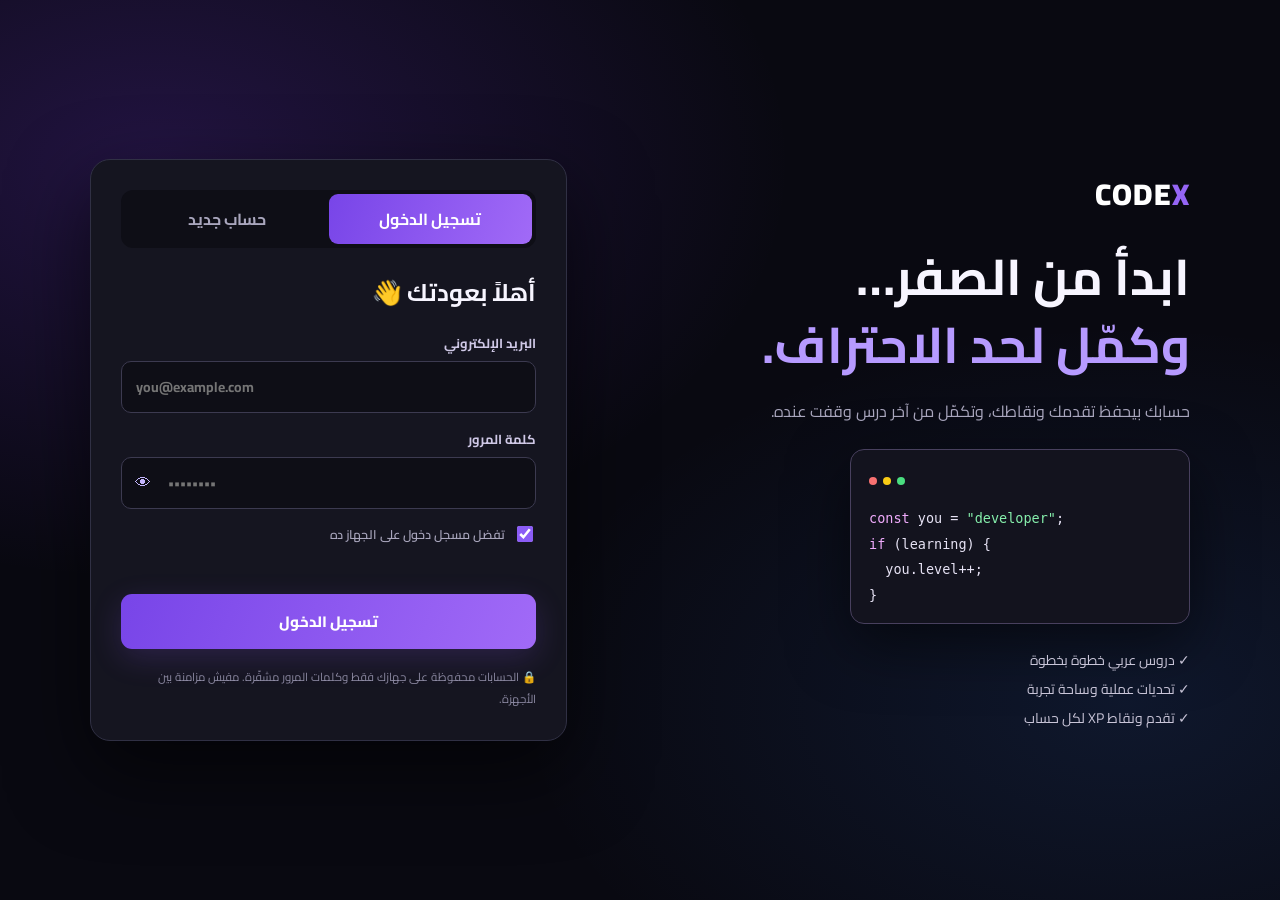
<file: CODEX-PLUS/index.html>
<!DOCTYPE html>
<html lang="ar" dir="rtl">
<head>
<meta charset="UTF-8"><meta name="viewport" content="width=device-width, initial-scale=1">
<title>CODEX | أكاديمية البرمجة</title><meta name="description" content="تعلّم HTML وCSS وJavaScript وPython خطوة بخطوة بدروس قصيرة وتحديات عملية."><link rel="icon" href="data:image/svg+xml,%3Csvg xmlns=%27http://www.w3.org/2000/svg%27 viewBox=%270 0 100 100%27%3E%3Ctext y=%27.9em%27 font-size=%2790%27%3E%F0%9F%92%BB%3C/text%3E%3C/svg%3E"><script src="auth.js"></script><link rel="preconnect" href="https://fonts.googleapis.com"><link rel="preconnect" href="https://fonts.gstatic.com" crossorigin><link rel="stylesheet" href="https://fonts.googleapis.com/css2?family=Cairo:wght@400;600;700;800;900&display=swap"><link rel="stylesheet" href="style.css">
</head>
<body>
<header class="topbar">
  <a class="brand" href="index.html">CODE<span>X</span></a>
  <nav><a href="#tracks">المسارات</a><a href="#how">طريقة التعلم</a><a href="playground.html">ساحة التجربة</a></nav>
  <div class="top-points">⭐ <b id="totalXP">0</b> XP</div>
</header>
<main>
<section class="hero wrap">
  <div class="hero-text">
    <span class="eyebrow">YOUR CODING JOURNEY STARTS HERE</span>
    <h1>مش بس تتعلم كود...<br><em>اتعلم تبني.</em></h1>
    <p>ابدأ بأساسيات البرمجة خطوة بخطوة. دروس قصيرة، أمثلة واضحة، تحديات إكمال كود، وتقدم محفوظ على جهازك.</p>
    <a class="btn primary" href="#tracks">ابدأ رحلتك <span>←</span></a>
    <div class="hero-proof"><span>✓ مناسب للمبتدئين</span><span>✓ تدريب عملي</span><span>✓ تقدم محفوظ</span></div>
  </div>
  <div class="hero-visual">
    <div class="editor-card"><div class="editor-top"><i></i><i></i><i></i><span>hello-world.html</span></div>
<pre><b class="pink">&lt;h1&gt;</b>أهلاً CODEX<b class="pink">&lt;/h1&gt;</b>
<b class="blue">&lt;p&gt;</b>أول خطوة في رحلتك<b class="blue">&lt;/p&gt;</b>
<b class="green">&lt;button&gt;</b>ابدأ<b class="green">&lt;/button&gt;</b></pre>
      <div class="editor-result"><span>●</span> تم تشغيل الكود بنجاح</div>
    </div>
    <div class="floating xp-float">⚡ +10 XP</div><div class="floating streak-float">🔥 استمر كل يوم</div>
  </div>
</section>
<section class="stats wrap">
  <div><strong id="statXP">0</strong><span>نقاط XP</span></div><div><strong id="statDone">0</strong><span>دروس مكتملة</span></div><div><strong id="statCourses">4</strong><span>مسارات تعليمية</span></div>
</section>
<section class="section wrap" id="tracks">
  <div class="section-head"><div><span class="eyebrow">LEARNING PATHS</span><h2>اختار أول مسار ليك</h2><p>ابدأ بـ HTML لو دي أول مرة تكتب كود.</p></div><span class="section-note">محتوى متدرج • منظم • عملي</span></div>
  <div class="tracks-grid">
    <article class="track featured"><div class="track-icon html-icon">5</div><span class="level">المسار المقترح · مبتدئ</span><h3>HTML</h3><p>ابنِ هيكل صفحات الويب: العناوين، النصوص، الصور، الروابط والنماذج.</p><div class="track-meta"><span>📚 11 درس</span><span>⏱️ 80 دقيقة تقريبًا</span></div><a class="track-link" href="course.html?course=html">ابدأ المسار <b>←</b></a></article>
    <article class="track"><div class="track-icon css-icon">✦</div><span class="level">مبتدئ</span><h3>CSS</h3><p>حوّل صفحاتك لتصميم منظم بالألوان والخطوط والمسافات والتخطيطات.</p><div class="track-meta"><span>📚 5 دروس</span><span>⏱️ 40 دقيقة تقريبًا</span></div><a class="track-link" href="course.html?course=css">ابدأ المسار <b>←</b></a></article>
    <article class="track"><div class="track-icon js-icon">JS</div><span class="level">مبتدئ</span><h3>JavaScript</h3><p>تعلم المتغيرات والشروط والدوال، وخلّي صفحاتك تفاعلية.</p><div class="track-meta"><span>📚 5 دروس</span><span>⏱️ 45 دقيقة تقريبًا</span></div><a class="track-link" href="course.html?course=javascript">ابدأ المسار <b>←</b></a></article>
    <article class="track"><div class="track-icon py-icon">Py</div><span class="level">مبتدئ</span><h3>Python</h3><p>ابدأ أساسيات البرمجة بلغة سهلة وواضحة، خطوة بخطوة.</p><div class="track-meta"><span>📚 5 دروس</span><span>⏱️ 45 دقيقة تقريبًا</span></div><a class="track-link" href="course.html?course=python">ابدأ المسار <b>←</b></a></article>
  </div>
</section>
<section class="section how-section" id="how"><div class="wrap">
  <div class="section-head"><div><span class="eyebrow">HOW CODEX WORKS</span><h2>اتعلم بالتطبيق، مش بالحفظ</h2></div></div>
  <div class="how-grid"><div class="how-card"><b>01</b><h3>افهم الفكرة</h3><p>شرح عربي مختصر مع مثال واضح.</p></div><div class="how-card"><b>02</b><h3>جاوب وجرّب</h3><p>اختبر فهمك ونفّذ تحديًا صغيرًا.</p></div><div class="how-card"><b>03</b><h3>افتح اللي بعده</h3><p>اجمع XP وكمل المسار بالتدريج.</p></div></div>
</div></section>
<section class="wrap callout"><div><span class="eyebrow">PRACTICE ZONE</span><h2>عندك فكرة؟ جرّب تكتبها بنفسك.</h2><p>ساحة تجريب HTML وCSS وJavaScript مع معاينة مباشرة.</p></div><a class="btn primary" href="playground.html">افتح ساحة التجربة ←</a></section>
</main>
<footer class="wrap"><a class="brand" href="index.html">CODE<span>X</span></a><p>اتعلم. جرّب. ابنِ.</p><small>نسخة تجريبية تعليمية؛ تقدمك محفوظ على هذا المتصفح.</small></footer>
<script src="course-data.js"></script><script src="labs.js"></script><script src="app.js"></script>
</body></html>
</file>
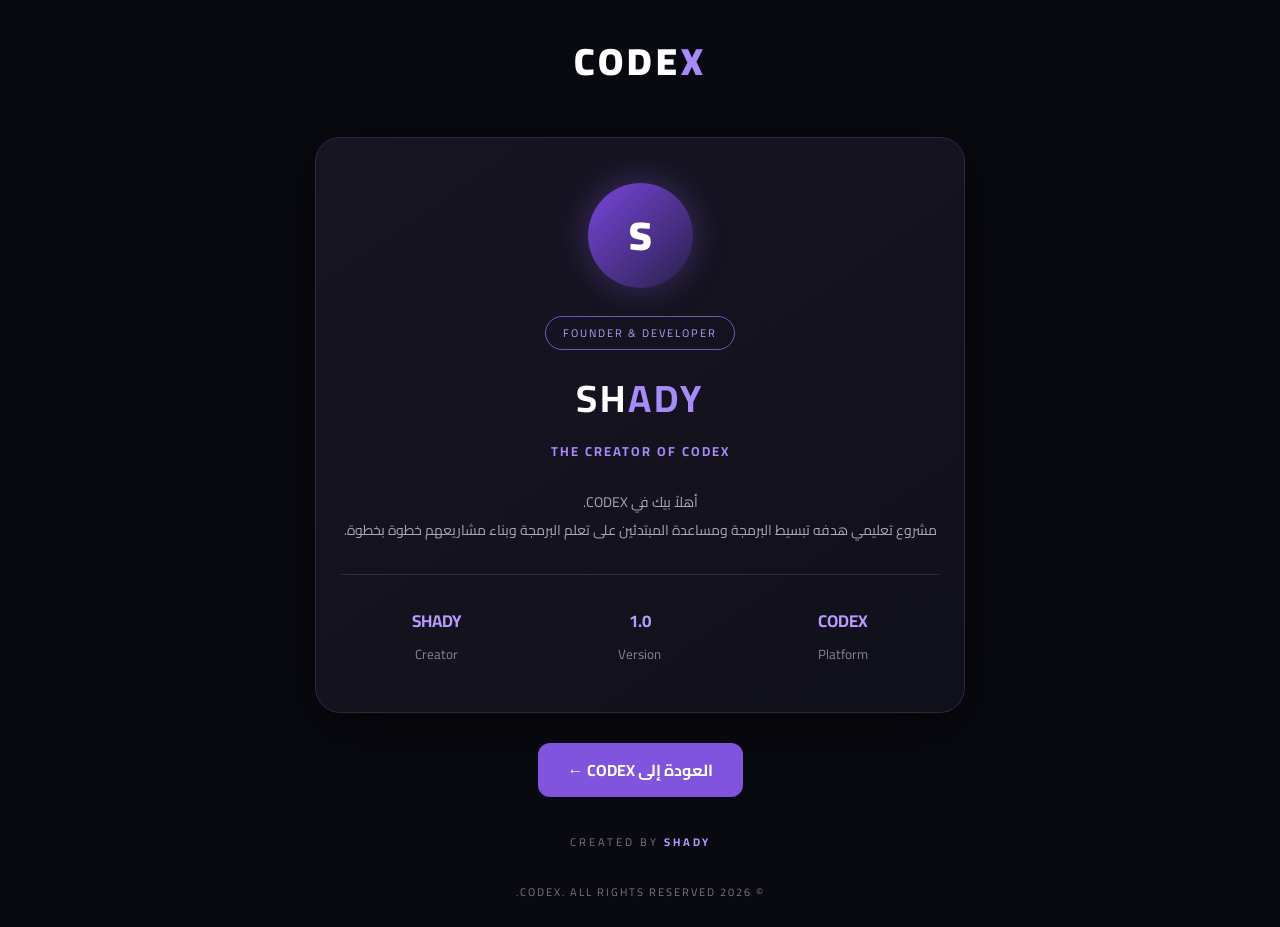
<file: about.html>
<!DOCTYPE html>
<html lang="ar" dir="rtl">
<head>
<meta charset="UTF-8">
<meta name="viewport" content="width=device-width, initial-scale=1.0">
<title>About Creator | CODEX</title>

<link rel="preconnect" href="https://fonts.googleapis.com">
<link rel="preconnect" href="https://fonts.gstatic.com" crossorigin>
<link href="https://fonts.googleapis.com/css2?family=Cairo:wght@400;600;700;800;900&display=swap" rel="stylesheet">

<style>
* {
    margin: 0;
    padding: 0;
    box-sizing: border-box;
}

body {
    font-family: 'Cairo', sans-serif;
    background: #090911;
    color: white;
    min-height: 100vh;
    display: flex;
    justify-content: center;
    align-items: center;
    padding: 25px;
}

.container {
    width: 100%;
    max-width: 650px;
    text-align: center;
}

.logo {
    font-size: 38px;
    font-weight: 900;
    letter-spacing: 4px;
    margin-bottom: 40px;
}

.logo span {
    color: #a78bfa;
}

.card {
    background: linear-gradient(145deg, #171522, #10101a);
    border: 1px solid #302747;
    border-radius: 25px;
    padding: 45px 25px;
    box-shadow: 0 15px 60px #0008;
}

.avatar {
    width: 105px;
    height: 105px;
    border-radius: 50%;
    margin: auto;
    display: flex;
    align-items: center;
    justify-content: center;
    background: linear-gradient(135deg, #7946dc, #28204a);
    font-size: 40px;
    font-weight: 900;
    box-shadow: 0 0 35px #9565f555;
}

.tag {
    display: inline-block;
    margin-top: 28px;
    padding: 6px 17px;
    border: 1px solid #7952bd;
    border-radius: 30px;
    color: #b99bff;
    font-size: 11px;
    letter-spacing: 2px;
}

h1 {
    font-size: 38px;
    margin-top: 12px;
    letter-spacing: 3px;
}

h1 span {
    color: #a78bfa;
}

.subtitle {
    color: #a78bfa;
    font-size: 13px;
    font-weight: bold;
    letter-spacing: 2px;
    margin-top: 5px;
}

.description {
    color: #aaa7b8;
    line-height: 2;
    font-size: 14px;
    margin-top: 25px;
}

.divider {
    height: 1px;
    background: #302747;
    margin: 30px 0;
}

.info {
    display: flex;
    justify-content: space-around;
    gap: 15px;
}

.info div {
    display: flex;
    flex-direction: column;
    gap: 5px;
}

.info strong {
    color: #b99bff;
    font-size: 17px;
}

.info small {
    color: #858195;
}

.version {
    color: #777386;
    font-size: 11px;
    margin-top: 30px;
    letter-spacing: 2px;
}

.back {
    display: inline-block;
    margin-top: 30px;
    padding: 12px 30px;
    border-radius: 12px;
    background: #8054dc;
    color: white;
    text-decoration: none;
    font-weight: bold;
    transition: .3s;
}

.back:hover {
    background: #9b72f2;
    transform: translateY(-3px);
}

.credit {
    color: #777386;
    font-size: 11px;
    letter-spacing: 3px;
    margin-top: 35px;
}

.credit span {
    color: #b99bff;
    font-weight: bold;
}

</style>
</head>

<body>

<div class="container">

    <div class="logo">CODE<span>X</span></div>

    <div class="card">

        <div class="avatar">S</div>

        <div class="tag">FOUNDER & DEVELOPER</div>

        <h1>SH<span>ADY</span></h1>

        <p class="subtitle">THE CREATOR OF CODEX</p>

        <p class="description">
            أهلاً بيك في CODEX.
            <br>
            مشروع تعليمي هدفه تبسيط البرمجة
            ومساعدة المبتدئين على تعلم البرمجة
            وبناء مشاريعهم خطوة بخطوة.
        </p>

        <div class="divider"></div>

        <div class="info">

            <div>
                <strong>CODEX</strong>
                <small>Platform</small>
            </div>

            <div>
                <strong>1.0</strong>
                <small>Version</small>
            </div>

            <div>
                <strong>SHADY</strong>
                <small>Creator</small>
            </div>

        </div>

    </div>

    <a href="index.html" class="back">
        العودة إلى CODEX ←
    </a>

    <p class="credit">
        CREATED BY <span>SHADY</span>
    </p>

    <p class="version">© 2026 CODEX. ALL RIGHTS RESERVED.</p>

</div>

</body>
</html>
</file>
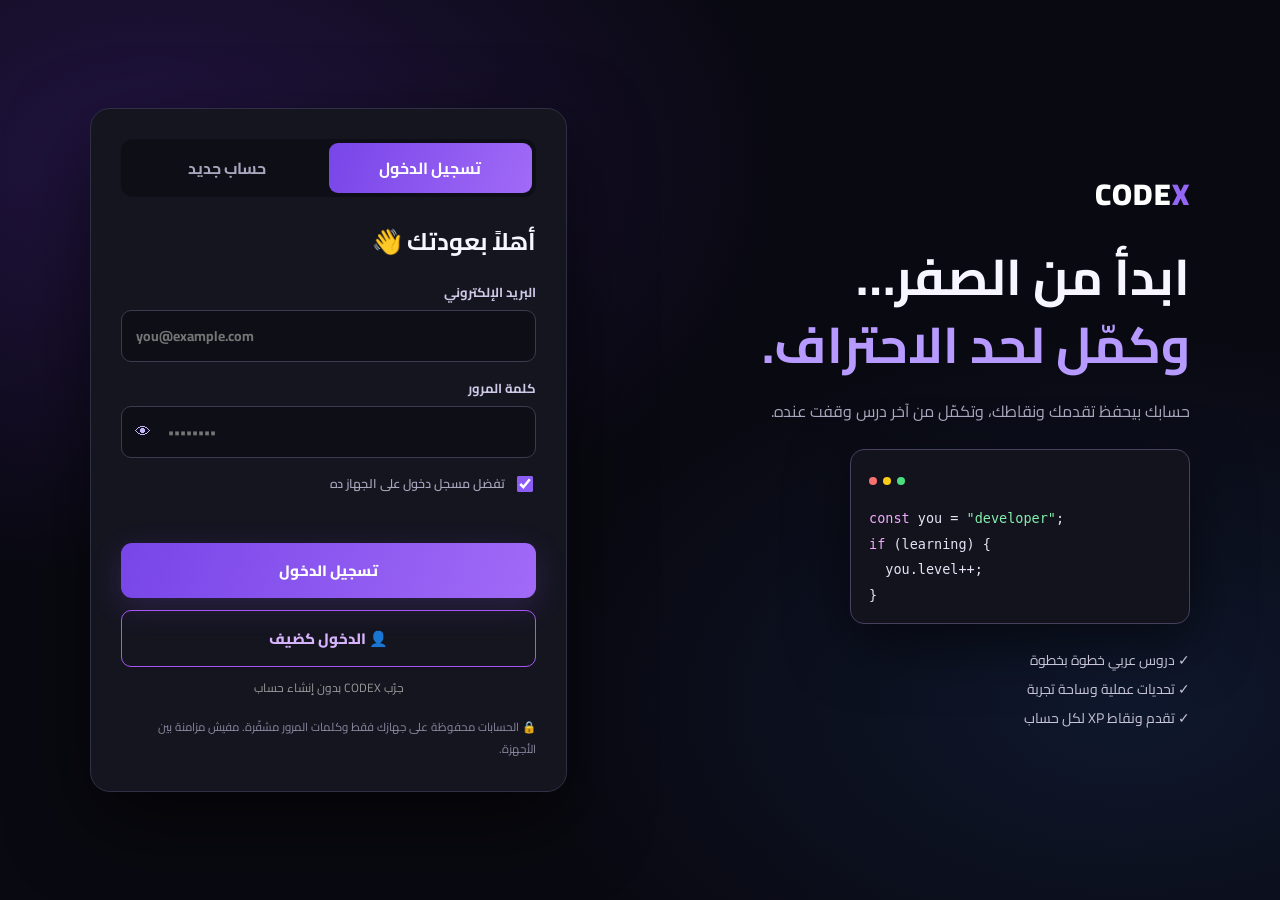
<file: course.html>
<!DOCTYPE html>
<html lang="ar" dir="rtl"><head><meta charset="UTF-8"><meta name="viewport" content="width=device-width, initial-scale=1"><title>CODEX | الدرس</title><script src="auth.js"></script><link rel="preconnect" href="https://fonts.googleapis.com"><link rel="preconnect" href="https://fonts.gstatic.com" crossorigin><link rel="stylesheet" href="https://fonts.googleapis.com/css2?family=Cairo:wght@400;600;700;800;900&display=swap"><link rel="stylesheet" href="course.css"></head>
<body>
<header class="topbar"><a class="brand" href="index.html">CODE<span>X</span></a><div class="top-links"><a class="back" href="playground.html">ساحة التجربة</a><a class="back" href="index.html">← الرئيسية</a></div></header><noscript><p style="text-align:center;padding:20px">محتاج تفعّل JavaScript عشان الدروس تشتغل.</p></noscript>
<main class="layout">
  <section class="course-head">
    <div><span class="eyebrow">CODEX LEARNING PATH</span><h1 id="courseTitle">المسار</h1><p id="courseSubtitle"></p></div>
    <div class="progress-wrap"><div class="progress-label"><span>تقدم المسار</span><b id="progressText">0%</b></div><div class="progress"><i id="progressFill"></i></div><small id="progressCount">0 من 5 دروس</small></div>
  </section>
  <div class="columns">
    <aside class="sidebar"><div class="side-title"><h2>خريطة المسار</h2><span>⭐ <b id="xp">0</b> XP</span></div><div id="lessonList" class="lesson-list"></div><button id="resetBtn" class="btn ghost reset">إعادة ضبط تقدم المسار</button><div class="side-tip">💡 <b>نصيحة:</b><br>اقرأ الشرح، جرّب المثال، وبعدها حل التحدي بنفسك.</div></aside>
    <article class="lesson">
      <div class="lesson-top"><span id="lessonIndex">الدرس 01</span><span class="lesson-kind">شرح + تدريب</span></div>
      <h2 id="lessonTitle"></h2><p id="lessonText" class="lesson-text"></p>
      <div class="example"><div class="example-head"><span>مثال توضيحي</span><span id="languageLabel">HTML</span></div><pre><code id="lessonCode"></code></pre><button id="tryBtn" class="try" type="button">▶ جرّب المثال في الساحة</button></div>
      <section class="quiz"><div class="quiz-title"><span>🧠</span><div><h3>اختبر فهمك <small>(اختياري)</small></h3><p>حل السؤال لو حابب، أو تخطّاه وكمل التحدي.</p></div></div><h4 id="question"></h4><pre id="questionCode" class="prompt-code" dir="ltr"></pre><div id="options" class="options"></div><div id="feedback" class="feedback" aria-live="polite"></div><button id="checkBtn" class="btn primary" disabled>تأكيد الإجابة (اختياري)</button></section>
      <section id="fillBox" class="challenge"><div class="challenge-head"><div><span class="eyebrow">MINI CHALLENGE</span><h3>كمّل الكود</h3></div><span class="challenge-points">+20 XP</span></div><p id="challengePrompt"></p><pre id="challengeCode" class="prompt-code" dir="ltr"></pre><textarea id="challengeInput" spellcheck="false" placeholder="اكتب الجزء الناقص فقط..."></textarea><div class="challenge-actions"><button id="hintBtn" class="btn ghost">إظهار تلميح</button><button id="runChallenge" class="btn primary">تحقق من الحل</button></div><p id="challengeFeedback" class="feedback" aria-live="polite"></p><div id="hint" class="hint" hidden></div></section>
      <section id="labBox" class="challenge" hidden><div class="challenge-head"><div><span class="eyebrow">CODE LAB</span><h3>اكتب الكود بنفسك</h3></div><span class="challenge-points">+20 XP</span></div><p id="labGoal"></p><ul id="labChecks" class="checks"></ul><div class="lab"><textarea id="labCode" spellcheck="false" aria-label="محرر الكود"></textarea><iframe id="labPreview" title="معاينة النتيجة" sandbox=""></iframe></div><div class="challenge-actions"><button id="labReset" class="btn ghost" type="button">إعادة الكود الأصلي</button><button id="labRun" class="btn primary" type="button">تحقق من الحل</button></div><p id="labFeedback" class="feedback" aria-live="polite"></p></section><section id="courseDone" class="course-done" hidden><h3>🎉 خلصت المسار!</h3><p id="doneText"></p><div class="done-actions"><a id="nextCourse" class="btn primary" href="index.html">المسار التالي ←</a><button id="certBtn" class="btn ghost" type="button">🎓 حمّل الشهادة</button><a class="btn ghost" href="playground.html">جرّب في الساحة</a></div></section><div class="lesson-footer"><button id="prevBtn" class="btn ghost">السابق</button><button id="nextBtn" class="btn primary" disabled>الدرس التالي ←</button></div>
    </article>
  </div>
</main>
<script src="course-data.js"></script><script src="labs.js"></script><script src="course.js"></script>
</body></html>
</file>
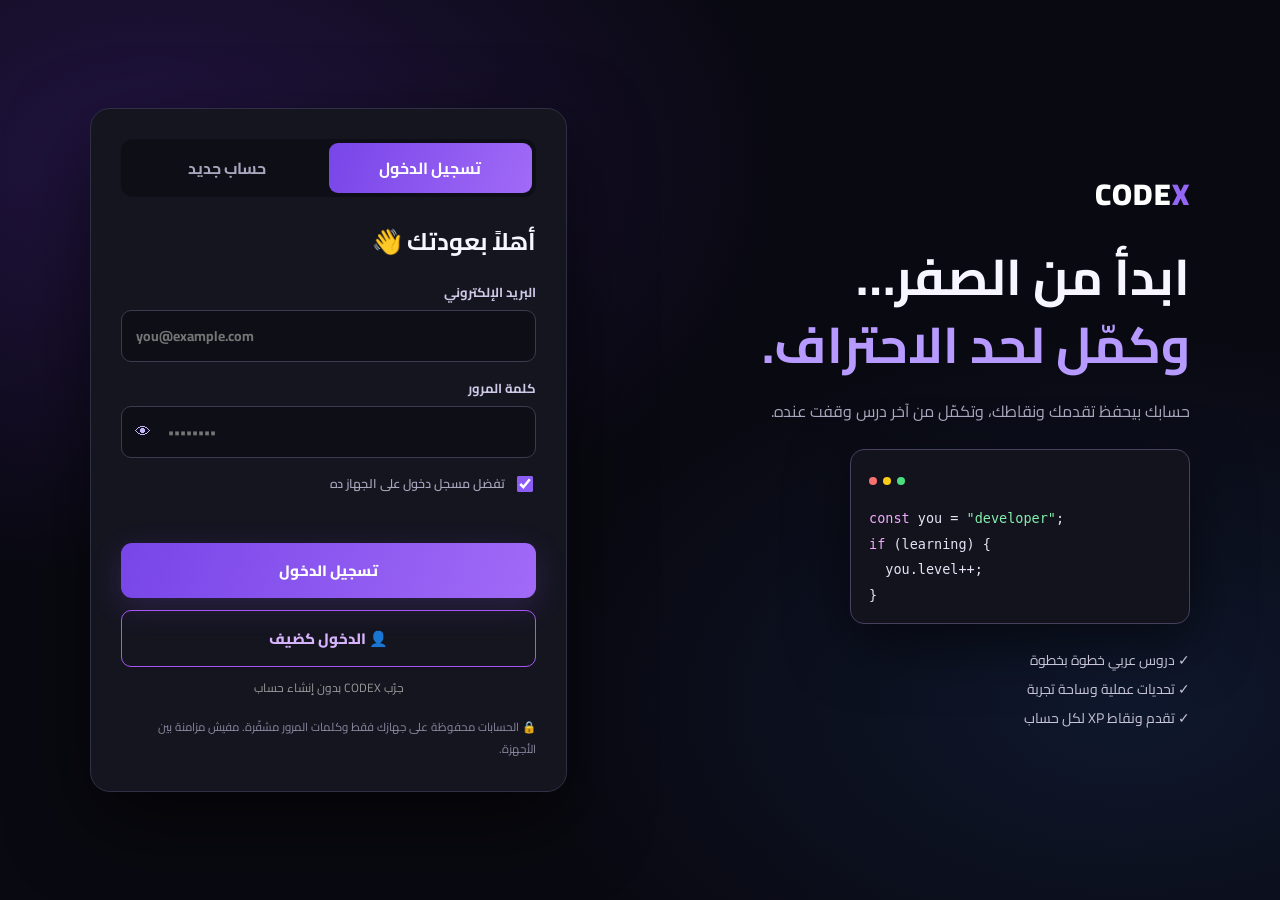
<file: login.html>
<!DOCTYPE html>
<html lang="ar" dir="rtl">

<head>
    <meta charset="UTF-8">
    <meta name="viewport" content="width=device-width,initial-scale=1">

    <title>CODEX | تسجيل الدخول</title>

    <meta name="description" content="سجّل دخولك أو أنشئ حسابًا في CODEX وكمّل رحلة تعلم البرمجة.">

    <script src="auth.js"></script>

    <link rel="preconnect" href="https://fonts.googleapis.com">
    <link rel="preconnect" href="https://fonts.gstatic.com" crossorigin>

    <link rel="stylesheet" href="https://fonts.googleapis.com/css2?family=Cairo:wght@400;600;700;800;900&display=swap">

    <link rel="stylesheet" href="login.css">

    <style>
        .guest-button {
            width: 100%;
            margin-top: 12px;
            padding: 13px;
            border: 1px solid #a855f7;
            border-radius: 10px;
            background: transparent;
            color: #d8b4fe;
            font-family: inherit;
            font-size: 15px;
            font-weight: 800;
            cursor: pointer;
            transition: .3s;
        }

        .guest-button:hover {
            background: #a855f7;
            color: white;
            box-shadow: 0 0 18px #a855f766;
        }

        .guest-note {
            text-align: center;
            color: #999;
            font-size: 12px;
            margin-top: 9px;
        }
    </style>
</head>

<body>

<main class="auth">

    <section class="side">

        <a class="brand" href="login.html">
            CODE<span>X</span>
        </a>

        <h1>
            ابدأ من الصفر…<br>
            <em>وكمّل لحد الاحتراف.</em>
        </h1>

        <p>
            حسابك بيحفظ تقدمك ونقاطك،
            وتكمّل من آخر درس وقفت عنده.
        </p>

        <div class="code" dir="ltr">
            <i></i><i></i><i></i>

            <pre><b>const</b> you = <u>"developer"</u>;
<b>if</b> (learning) {
  you.level++;
}</pre>
        </div>

        <ul>
            <li>✓ دروس عربي خطوة بخطوة</li>
            <li>✓ تحديات عملية وساحة تجربة</li>
            <li>✓ تقدم ونقاط XP لكل حساب</li>
        </ul>

    </section>


    <section class="card">

        <div class="tabs" role="tablist">

            <button type="button" class="tab on" data-m="login" role="tab">
                تسجيل الدخول
            </button>

            <button type="button" class="tab" data-m="register" role="tab">
                حساب جديد
            </button>

        </div>


        <h2 id="title">أهلاً بعودتك 👋</h2>


        <form id="form" novalidate>

            <label class="reg-only" hidden>
                الاسم
                <input id="name" autocomplete="name" placeholder="اسمك">
            </label>


            <label>
                البريد الإلكتروني
                <input id="email" type="email" dir="ltr"
                    autocomplete="email"
                    placeholder="you@example.com" required>
            </label>


            <label>
                كلمة المرور

                <span class="pw">
                    <input id="pw" type="password" dir="ltr"
                        autocomplete="current-password"
                        placeholder="••••••••" required>

                    <button type="button" id="eye"
                        aria-label="إظهار كلمة المرور">
                        👁
                    </button>
                </span>
            </label>


            <div class="meter reg-only" hidden>
                <i id="bar"></i>
                <small id="barText">8 حروف على الأقل</small>
            </div>


            <label class="reg-only" hidden>
                تأكيد كلمة المرور
                <input id="pw2" type="password" dir="ltr"
                    autocomplete="new-password"
                    placeholder="••••••••">
            </label>


            <label class="check">
                <input id="remember" type="checkbox" checked>
                تفضل مسجل دخول على الجهاز ده
            </label>


            <p id="msg" class="msg" role="alert" aria-live="polite"></p>


            <button id="submit" class="go" type="submit">
                تسجيل الدخول
            </button>

        </form>


        <!-- GUEST LOGIN -->
        <button type="button" class="guest-button" id="guestLogin">
            👤 الدخول كضيف
        </button>

        <p class="guest-note">
            جرّب CODEX بدون إنشاء حساب
        </p>


        <p class="note">
            🔒 الحسابات محفوظة على جهازك فقط وكلمات المرور مشفّرة.
            مفيش مزامنة بين الأجهزة.
        </p>

    </section>

</main>


<script src="login.js"></script>

<script>
    document.getElementById("guestLogin").addEventListener("click", async function () {

        const button = this;

        try {
            button.disabled = true;
            button.textContent = "جاري الدخول...";

            await CodexAuth.guestLogin(
                document.getElementById("remember").checked
            );

            location.replace("index.html");

        } catch (error) {
            alert(error.message || error);

            button.disabled = false;
            button.textContent = "👤 الدخول كضيف";
        }

    });
</script>

</body>
</html>
</file>
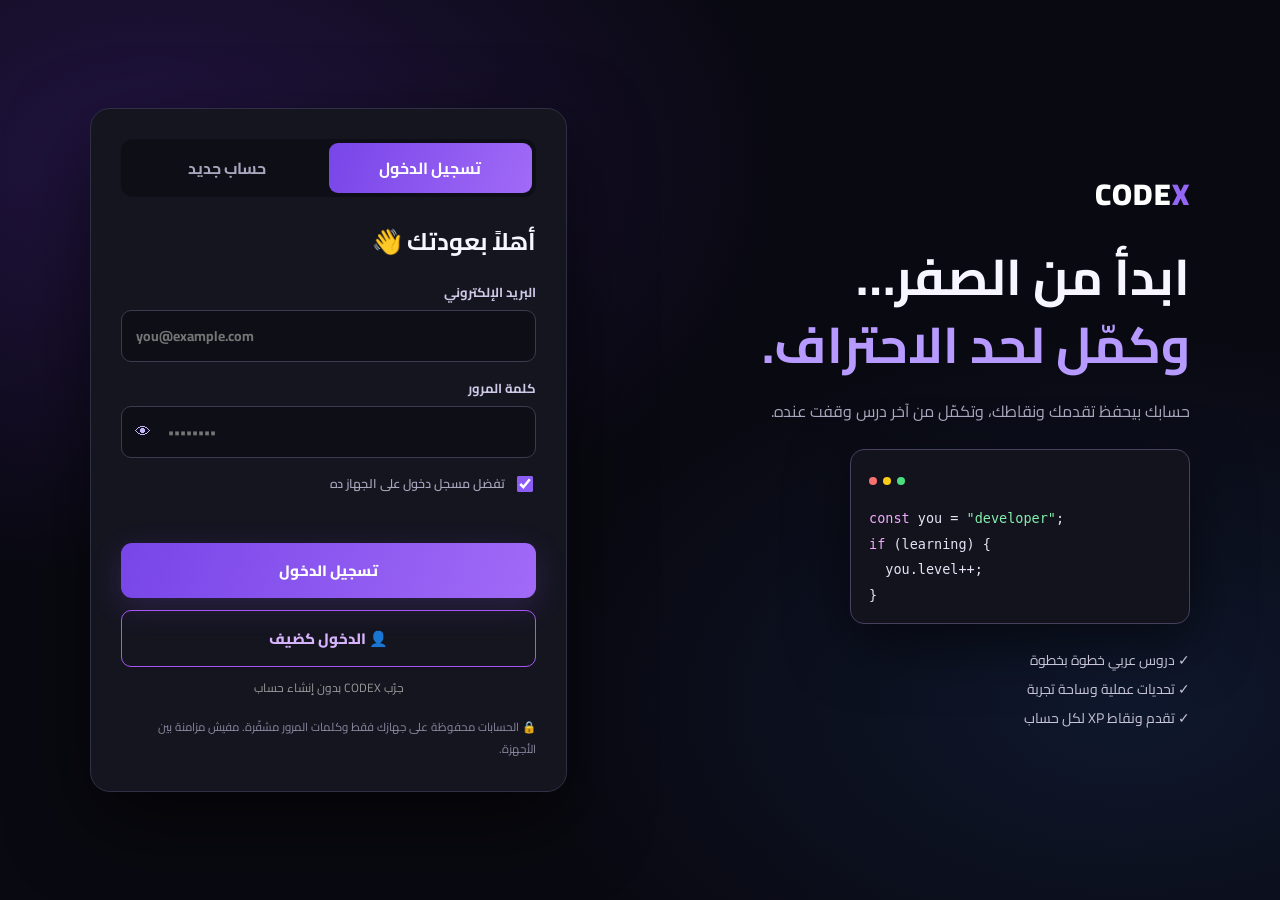
<file: playground.html>
<!DOCTYPE html><html lang="ar" dir="rtl"><head><meta charset="UTF-8"><meta name="viewport" content="width=device-width,initial-scale=1"><title>CODEX | ساحة التجربة</title><script src="auth.js"></script><link rel="preconnect" href="https://fonts.googleapis.com"><link rel="preconnect" href="https://fonts.gstatic.com" crossorigin><link rel="stylesheet" href="https://fonts.googleapis.com/css2?family=Cairo:wght@400;600;700;800;900&display=swap"><link rel="stylesheet" href="playground.css"></head><body>
<header><a class="brand" href="index.html">CODE<span>X</span></a><a href="index.html">العودة للرئيسية</a></header><main><div class="heading"><span class="eyebrow">CODEX PLAYGROUND</span><h1>ساحة التجربة</h1><p>اكتب HTML وCSS وJavaScript وشاهد النتيجة. جرّب بحرية.</p></div>
<div class="workbench"><section class="code-panels">
<label>HTML<textarea id="htmlCode" spellcheck="false"><h1>أهلاً بك في CODEX</h1>
<p>دي أول تجربة ليا.</p>
<button id="hello">اضغط هنا</button></textarea></label>
<label>CSS<textarea id="cssCode" spellcheck="false">body { font-family: Arial; text-align: center; padding: 35px; background: #f4edff; }
h1 { color: #7138c9; }
button { padding: 10px 18px; border: 0; border-radius: 8px; background: #7138c9; color: white; cursor: pointer; }</textarea></label>
<label>JavaScript<textarea id="jsCode" spellcheck="false">document.getElementById("hello").addEventListener("click", () => {
  alert("الكود شغال! ممتاز 🎉");
});</textarea></label>
<div class="run-row"><button id="run" class="run">▶ تشغيل الكود <small>(Ctrl+Enter)</small></button><label class="auto"><input type="checkbox" id="auto" checked> تشغيل تلقائي</label><button id="reset" class="reset-btn" type="button">↺ إعادة ضبط</button></div></section>
<section class="preview"><div class="preview-head">معاينة النتيجة</div><iframe id="result" title="نتيجة الكود" sandbox="allow-scripts allow-modals"></iframe><div class="console-head"><span>الكونسول (console.log)</span><button id="clearConsole" type="button">مسح</button></div><div id="console" class="console" aria-live="polite"></div></section></div></main><script src="playground.js"></script></body></html>
</file>
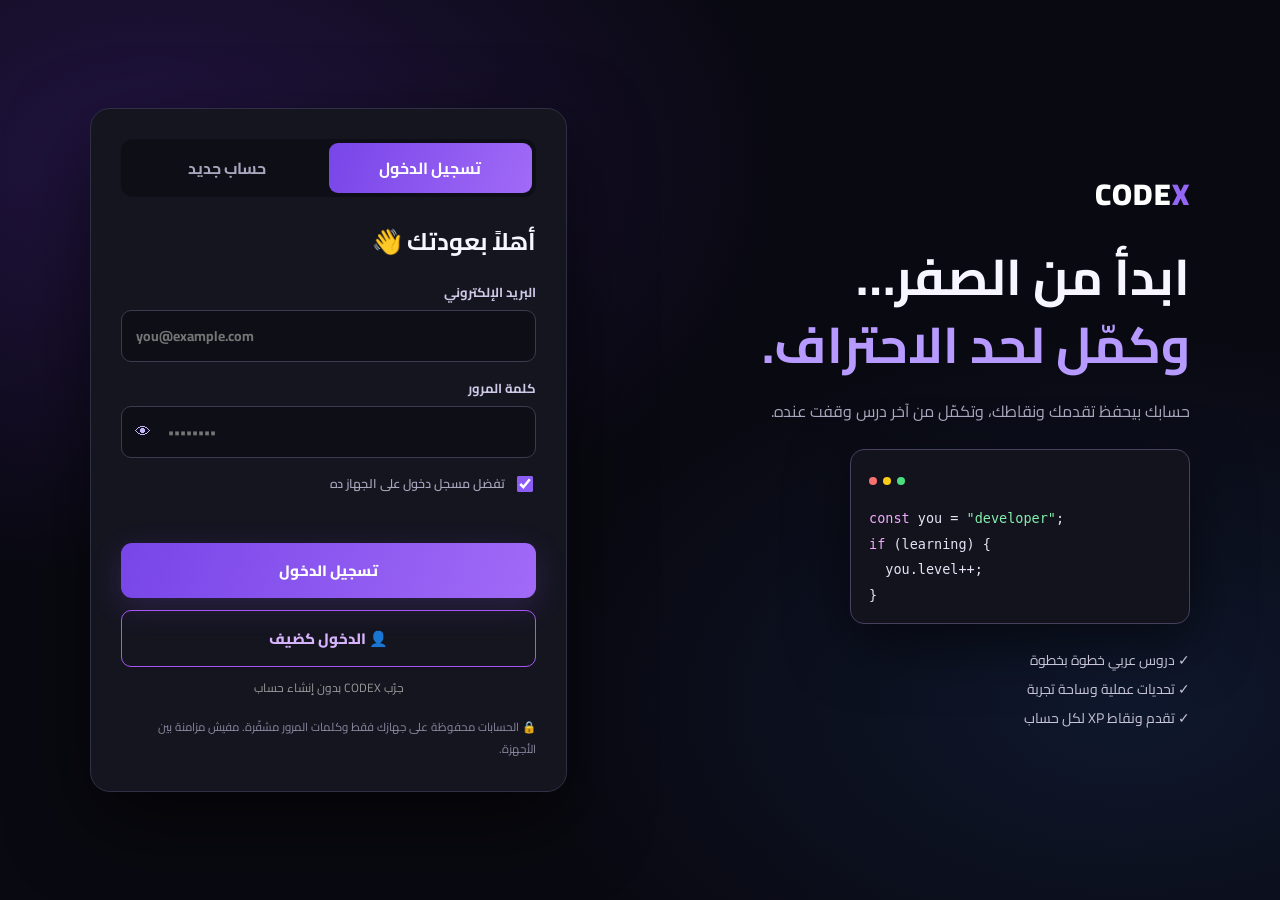
<file: profile.html>
<!DOCTYPE html>
<html lang="ar" dir="rtl"><head><meta charset="UTF-8"><meta name="viewport" content="width=device-width,initial-scale=1"><title>CODEX | حسابي</title>
<script src="auth.js"></script>
<link rel="preconnect" href="https://fonts.googleapis.com"><link rel="preconnect" href="https://fonts.gstatic.com" crossorigin><link rel="stylesheet" href="https://fonts.googleapis.com/css2?family=Cairo:wght@400;600;700;800;900&display=swap"><link rel="stylesheet" href="style.css"><link rel="stylesheet" href="profile.css">
</head><body>
<header class="topbar"><a class="brand" href="index.html">CODE<span>X</span></a><nav><a href="index.html">الرئيسية</a><a href="playground.html">ساحة التجربة</a></nav></header>
<main class="wrap pf">
  <section class="box"><h1 id="hello">حسابي</h1><p id="mail" class="muted"></p>
    <div class="stats3"><div><strong id="pXP">0</strong><span>نقاط XP</span></div><div><strong id="pDone">0</strong><span>درس مكتمل</span></div><div><strong id="pStreak">0</strong><span>يوم متتالي</span></div></div></section>
  <section class="box"><h2>تقدمي في المسارات</h2><div id="courses"></div></section>
  <section class="box"><h2>تعديل الاسم</h2><div class="row"><input id="newName" placeholder="الاسم الجديد"><button class="b" id="saveName">حفظ</button></div></section>
  <section class="box"><h2>تغيير كلمة المرور</h2><div class="col"><input id="oldPw" type="password" dir="ltr" placeholder="كلمة المرور الحالية" autocomplete="current-password"><input id="newPw" type="password" dir="ltr" placeholder="كلمة المرور الجديدة (8 حروف+)" autocomplete="new-password"><button class="b" id="savePw">تغيير</button></div></section>
  <section class="box"><h2>نسخة احتياطية للتقدم</h2><p class="muted">بياناتك محفوظة في المتصفح فقط. صدّر نسخة عشان تنقلها لجهاز تاني أو تحتفظ بيها.</p><div class="row"><button class="b" id="exp">⬇ تصدير التقدم</button><label class="b ghost">⬆ استيراد<input id="imp" type="file" accept=".json" hidden></label></div></section>
  <p id="pmsg" class="msg" role="status"></p>
  <section class="box danger"><h2>منطقة الخطر</h2><div class="row"><button class="b ghost" id="out">تسجيل الخروج</button><button class="b red" id="del">حذف حسابي نهائيًا</button></div></section>
</main><script src="course-data.js"></script><script src="labs.js"></script><script src="profile.js"></script></body></html>
</file>
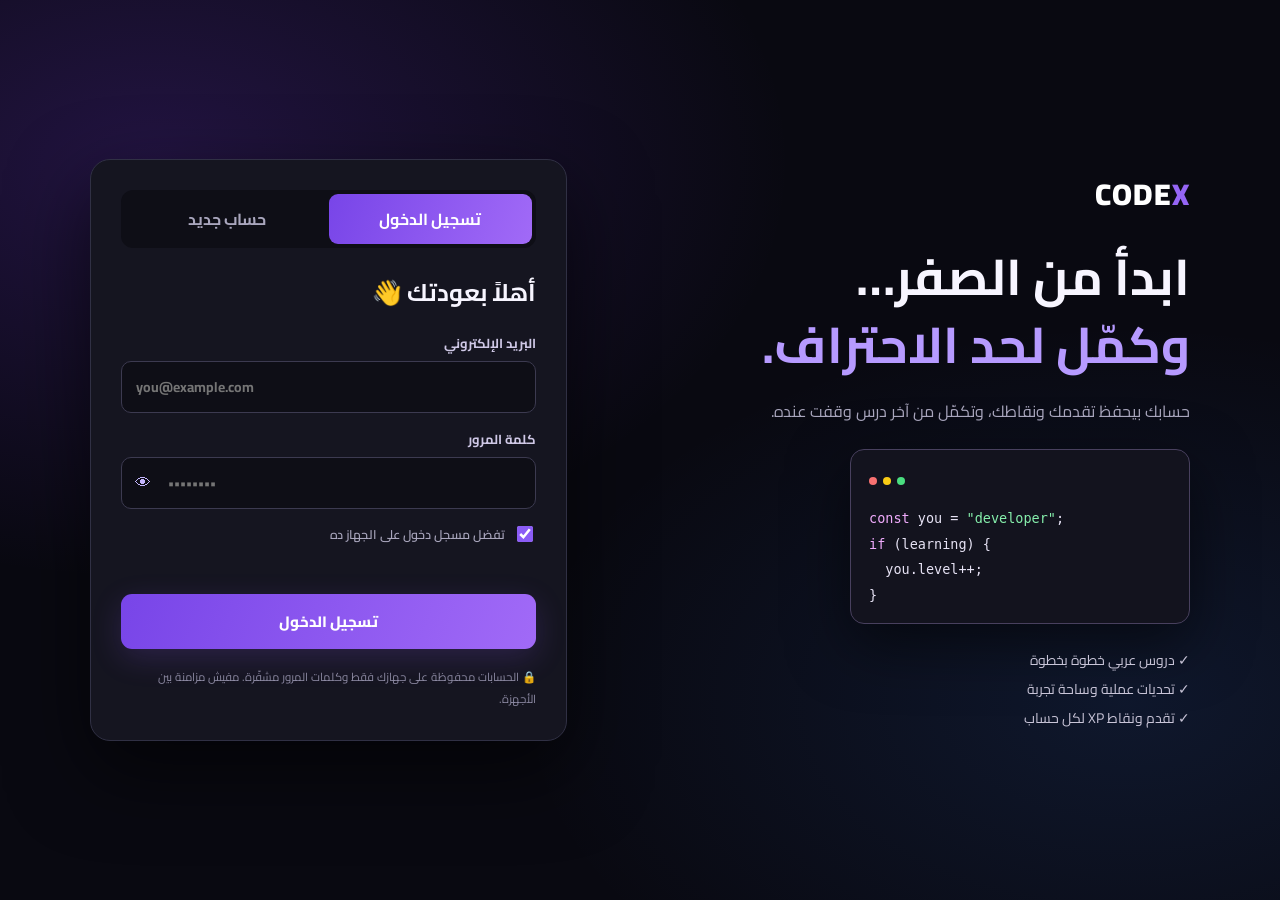
<file: CODEX-PLUS/login.html>
<!DOCTYPE html>
<html lang="ar" dir="rtl"><head><meta charset="UTF-8"><meta name="viewport" content="width=device-width,initial-scale=1">
<title>CODEX | تسجيل الدخول</title><meta name="description" content="سجّل دخولك أو أنشئ حسابًا في CODEX وكمّل رحلة تعلم البرمجة.">
<script src="auth.js"></script>
<link rel="preconnect" href="https://fonts.googleapis.com"><link rel="preconnect" href="https://fonts.gstatic.com" crossorigin><link rel="stylesheet" href="https://fonts.googleapis.com/css2?family=Cairo:wght@400;600;700;800;900&display=swap"><link rel="stylesheet" href="login.css">
</head><body>
<main class="auth">
  <section class="side">
    <a class="brand" href="login.html">CODE<span>X</span></a>
    <h1>ابدأ من الصفر…<br><em>وكمّل لحد الاحتراف.</em></h1>
    <p>حسابك بيحفظ تقدمك ونقاطك، وتكمّل من آخر درس وقفت عنده.</p>
    <div class="code" dir="ltr"><i></i><i></i><i></i><pre><b>const</b> you = <u>"developer"</u>;
<b>if</b> (learning) {
  you.level++;
}</pre></div>
    <ul><li>✓ دروس عربي خطوة بخطوة</li><li>✓ تحديات عملية وساحة تجربة</li><li>✓ تقدم ونقاط XP لكل حساب</li></ul>
  </section>
  <section class="card">
    <div class="tabs" role="tablist"><button type="button" class="tab on" data-m="login" role="tab">تسجيل الدخول</button><button type="button" class="tab" data-m="register" role="tab">حساب جديد</button></div>
    <h2 id="title">أهلاً بعودتك 👋</h2>
    <form id="form" novalidate>
      <label class="reg-only" hidden>الاسم<input id="name" autocomplete="name" placeholder="اسمك"></label>
      <label>البريد الإلكتروني<input id="email" type="email" dir="ltr" autocomplete="email" placeholder="you@example.com" required></label>
      <label>كلمة المرور<span class="pw"><input id="pw" type="password" dir="ltr" autocomplete="current-password" placeholder="••••••••" required><button type="button" id="eye" aria-label="إظهار كلمة المرور">👁</button></span></label>
      <div class="meter reg-only" hidden><i id="bar"></i><small id="barText">8 حروف على الأقل</small></div>
      <label class="reg-only" hidden>تأكيد كلمة المرور<input id="pw2" type="password" dir="ltr" autocomplete="new-password" placeholder="••••••••"></label>
      <label class="check"><input id="remember" type="checkbox" checked> تفضل مسجل دخول على الجهاز ده</label>
      <p id="msg" class="msg" role="alert" aria-live="polite"></p>
      <button id="submit" class="go" type="submit">تسجيل الدخول</button>
    </form>
    <p class="note">🔒 الحسابات محفوظة على جهازك فقط وكلمات المرور مشفّرة. مفيش مزامنة بين الأجهزة.</p>
  </section>
</main>
<script src="login.js"></script>
</body></html>
</file>
<file: CODEX-PLUS/style.css>
:root{--bg:#0b0b12;--panel:#151520;--panel2:#1d1d2a;--line:#303044;--text:#f7f5ff;--muted:#a9a6bd;--purple:#9565f5;--purple2:#b69aff;--green:#4ade80}
*{box-sizing:border-box}html{scroll-behavior:smooth}body{margin:0;background:var(--bg);color:var(--text);font-family:'Cairo',Tahoma,sans-serif}a{color:inherit;text-decoration:none}.wrap{width:min(1120px,90%);margin:auto}.topbar{height:76px;padding:0 5%;display:flex;align-items:center;gap:42px;border-bottom:1px solid #ffffff12;background:#101019;position:sticky;top:0;z-index:10}.brand{font-size:27px;font-weight:900;letter-spacing:1px}.brand span{color:var(--purple)}nav{display:flex;gap:28px;color:var(--muted);font-size:14px}nav a:hover{color:white}.top-points{margin-right:auto;background:#211b31;border:1px solid #4a376c;padding:8px 14px;border-radius:30px;color:#e7d9ff;font-size:13px}.hero{min-height:520px;display:grid;grid-template-columns:1.1fr .9fr;align-items:center;gap:55px;padding-top:65px;padding-bottom:65px}.eyebrow{font-size:11px;letter-spacing:2px;color:#b99aff;font-weight:900}.hero h1{font-size:clamp(42px,5.5vw,66px);line-height:1.3;margin:17px 0}.hero h1 em{font-style:normal;color:var(--purple2)}.hero p,.section-head p,.track p,.how-card p,.callout p{color:var(--muted);line-height:2}.hero p{max-width:560px}.btn{display:inline-flex;align-items:center;gap:20px;padding:13px 23px;border-radius:11px;font-weight:800;transition:.2s}.primary{background:linear-gradient(110deg,#7845e8,#a16af7);box-shadow:0 9px 30px #8953e733}.btn:hover,.track-link:hover{transform:translateY(-2px);filter:brightness(1.12)}.hero-proof{display:flex;flex-wrap:wrap;gap:18px;margin-top:27px;color:#c9c5d8;font-size:12px}.hero-proof span:first-child{color:#86efac}.hero-visual{position:relative;padding:25px}.editor-card{background:#13131e;border:1px solid #48405e;border-radius:17px;overflow:hidden;box-shadow:0 30px 90px #0009;direction:ltr}.editor-top{height:45px;background:#20202d;display:flex;align-items:center;gap:7px;padding:0 15px;color:#aaa;font-size:11px}.editor-top i{width:8px;height:8px;border-radius:50%;background:#f87171}.editor-top i:nth-child(2){background:#facc15}.editor-top i:nth-child(3){background:#4ade80}.editor-top span{margin-left:12px}.editor-card pre{padding:20px 24px;color:#e6e2f4;font:14px/2 Consolas,monospace;white-space:pre-wrap}.pink{color:#f0abfc}.blue{color:#7dd3fc}.green{color:#86efac}.editor-result{padding:12px 20px;border-top:1px solid #ffffff12;color:#a7f3d0;font-size:12px}.editor-result span{color:#4ade80}.floating{position:absolute;background:#252039;border:1px solid #5b4781;border-radius:12px;padding:10px 15px;font-size:12px;box-shadow:0 10px 30px #0007}.xp-float{top:0;left:0;color:#f5d68a}.streak-float{bottom:0;right:0}.stats{display:grid;grid-template-columns:repeat(3,1fr);background:var(--panel);border:1px solid var(--line);border-radius:15px;padding:20px;margin-bottom:55px}.stats div{text-align:center;display:grid;gap:2px;border-left:1px solid var(--line)}.stats div:last-child{border:0}.stats strong{font-size:25px}.stats span{font-size:12px;color:var(--muted)}.section{padding:40px 0 75px}.section-head{display:flex;justify-content:space-between;align-items:end;gap:20px;margin-bottom:28px}.section-head h2,.callout h2{font-size:30px;margin:6px 0}.section-head p{margin:0}.section-note{font-size:12px;color:var(--muted)}.tracks-grid{display:grid;grid-template-columns:repeat(4,1fr);gap:16px}.track{background:var(--panel);border:1px solid var(--line);border-radius:16px;padding:21px;display:flex;flex-direction:column;min-height:310px;transition:.2s}.track:hover{border-color:#7657b1;transform:translateY(-4px)}.track.featured{border-color:#7552b4;background:linear-gradient(145deg,#211a31,#151520)}.track-icon{width:49px;height:49px;display:grid;place-items:center;border-radius:13px;font-size:21px;font-weight:900;margin-bottom:16px}.html-icon{background:#fb923c22;color:#fb923c}.css-icon{background:#60a5fa22;color:#60a5fa}.js-icon{background:#facc1522;color:#facc15}.py-icon{background:#4ade8022;color:#4ade80}.level{font-size:10px;color:#bba2f8}.track h3{font-size:22px;margin:4px 0}.track p{font-size:12px;margin:4px 0 15px}.track-meta{display:flex;justify-content:space-between;color:#aaa5bd;font-size:10px;margin-top:auto;padding:12px 0;border-top:1px solid var(--line)}.track-link{display:flex;justify-content:space-between;color:#c4aaff;font-size:13px;font-weight:800;margin-top:8px;transition:.2s}.how-section{background:#11111a;padding:65px 0}.how-grid{display:grid;grid-template-columns:repeat(3,1fr);gap:16px}.how-card{padding:23px;background:var(--panel);border:1px solid var(--line);border-radius:15px}.how-card>b{color:#b99aff;font-size:12px}.how-card h3{margin:8px 0}.how-card p{font-size:13px;margin:0}.callout{margin-top:65px;margin-bottom:65px;padding:30px 34px;border:1px solid #493663;border-radius:17px;background:linear-gradient(100deg,#1a1426,#171521);display:flex;align-items:center;justify-content:space-between;gap:25px}.callout p{margin:0}footer{padding:25px 0 35px;border-top:1px solid var(--line);display:flex;align-items:center;gap:20px}footer p,footer small{color:var(--muted);font-size:12px}footer small{margin-right:auto}@media(max-width:900px){.tracks-grid{grid-template-columns:repeat(2,1fr)}.hero{gap:20px}}@media(max-width:650px){.topbar{height:auto;min-height:68px;flex-wrap:wrap;padding:12px 5%;gap:12px}.topbar nav{order:3;width:100%;justify-content:space-between;gap:10px}.hero{grid-template-columns:1fr;padding-top:45px}.hero-visual{max-width:500px;width:100%;margin:auto}.section-head{display:block}.section-note{display:block;margin-top:12px}.tracks-grid,.how-grid{grid-template-columns:1fr}.callout{display:block}.callout .btn{margin-top:18px}.stats{padding:14px}.stats strong{font-size:20px}footer{flex-wrap:wrap}footer small{width:100%;margin:0}}


/* CODEX animated ambient background */
body{
  position:relative;
  isolation:isolate;
  background-color:#090911;
  background-image:
    radial-gradient(ellipse at 12% 18%, rgba(124,58,237,.17), transparent 38%),
    radial-gradient(ellipse at 88% 72%, rgba(59,130,246,.10), transparent 35%),
    radial-gradient(ellipse at 50% 105%, rgba(168,85,247,.10), transparent 42%);
  background-attachment:fixed;
}
body::before{
  content:"";
  position:fixed;
  inset:-35%;
  z-index:-1;
  pointer-events:none;
  background:
    radial-gradient(circle at 25% 30%, rgba(168,85,247,.13) 0 1px, transparent 2px),
    radial-gradient(circle at 70% 60%, rgba(96,165,250,.12) 0 1px, transparent 2px),
    radial-gradient(circle at 45% 80%, rgba(192,132,252,.10) 0 2px, transparent 3px);
  background-size:190px 190px, 260px 260px, 330px 330px;
  animation:codex-drift 32s linear infinite alternate;
  opacity:.8;
}
@keyframes codex-drift{
  from{transform:translate3d(-1.5%, -1%, 0) rotate(0deg)}
  to{transform:translate3d(1.5%, 1%, 0) rotate(4deg)}
}
@media(prefers-reduced-motion:reduce){
  body::before{animation:none}
  *,*::before,*::after{scroll-behavior:auto!important;transition:none!important}
}

:focus-visible{outline:2px solid #b69aff;outline-offset:2px}
</file>
<file: course.css>
:root{--bg:#0b0b12;--panel:#151520;--panel2:#20202d;--line:#303044;--text:#f7f5ff;--muted:#aaa7bd;--purple:#9565f5;--green:#4ade80;--red:#fb7185}*{box-sizing:border-box}body{margin:0;background:var(--bg);color:var(--text);font-family:'Cairo',Tahoma,sans-serif}.topbar{height:70px;padding:0 5%;display:flex;align-items:center;justify-content:space-between;border-bottom:1px solid #ffffff12;background:#101019}.brand{font-size:25px;font-weight:900;text-decoration:none;color:white}.brand span{color:var(--purple)}.back{color:#c4b5fd;text-decoration:none}.top-links{display:flex;gap:22px;font-size:14px}.layout{width:min(1180px,92%);margin:30px auto 70px}.course-head{padding:26px 30px;background:linear-gradient(110deg,#211833,#171722);border:1px solid #493866;border-radius:17px;display:flex;justify-content:space-between;align-items:center;gap:30px}.eyebrow{font-size:10px;letter-spacing:1.8px;color:#b99aff;font-weight:900}.course-head h1{font-size:29px;margin:5px 0}.course-head p{color:var(--muted);margin:0}.progress-wrap{width:270px;flex-shrink:0}.progress-label{display:flex;justify-content:space-between;font-size:12px;margin-bottom:9px}.progress{height:9px;background:#383448;border-radius:20px;overflow:hidden}.progress i{display:block;width:0;height:100%;background:linear-gradient(90deg,#7845e8,#c084fc);transition:.3s}.progress-wrap small{display:block;color:var(--muted);margin-top:7px;font-size:10px}.columns{display:grid;grid-template-columns:275px 1fr;gap:20px;margin-top:20px;align-items:start}.sidebar,.lesson{background:var(--panel);border:1px solid var(--line);border-radius:16px;padding:22px}.side-title{display:flex;align-items:center;justify-content:space-between}.side-title h2{font-size:17px;margin:0}.side-title span{font-size:12px;color:#f6d88c}.lesson-list{display:grid;gap:9px;margin:18px 0}.lesson-item{width:100%;display:flex;align-items:center;gap:11px;text-align:right;padding:11px;background:#1d1d29;border:1px solid #303044;border-radius:11px;color:var(--text);font:inherit;cursor:pointer}.lesson-item:disabled{opacity:.45;cursor:not-allowed}.lesson-item.active{border-color:#9565f5;background:#29213b}.lesson-item.done .lesson-number{background:#166534}.lesson-number{width:30px;height:30px;border-radius:9px;display:grid;place-items:center;background:#343144;color:white;font-size:12px;font-weight:800;flex-shrink:0}.lesson-item span:last-child{font-size:12px}.side-tip{padding:13px;background:#201b2c;border:1px solid #413454;border-radius:10px;color:#c5bdd8;font-size:11px;line-height:2}.lesson-top{display:flex;justify-content:space-between;color:#b99aff;font-size:11px;font-weight:800}.lesson-kind{color:#aaa7bd}.lesson h2{font-size:27px;margin:12px 0 5px}.lesson-text{color:#c0bdce;line-height:2;margin:0 0 18px}.example{border:1px solid var(--line);border-radius:12px;overflow:hidden;background:#0d0d14;margin:20px 0}.example-head{display:flex;justify-content:space-between;background:#222230;padding:11px 15px;color:#c4b5fd;font-size:11px}.example pre{direction:ltr;text-align:left;overflow:auto;padding:17px;margin:0;color:#a7f3b5;font:13px/1.8 Consolas,monospace;white-space:pre-wrap}.quiz,.challenge{padding:20px;background:#1b1a27;border:1px solid #3a344b;border-radius:14px;margin-top:18px}.quiz-title{display:flex;gap:12px;align-items:center}.quiz-title>span{font-size:26px}.quiz-title h3,.challenge h3{margin:0;font-size:18px}.quiz-title p{margin:2px 0 0;color:var(--muted);font-size:11px}.quiz h4{font-size:16px;margin:20px 0 13px}.options{display:grid;gap:9px}.option{padding:12px 14px;border-radius:10px;border:1px solid #414052;background:#282735;color:white;text-align:right;font:inherit;font-size:13px;cursor:pointer}.option:hover:not(:disabled){border-color:#a78bfa}.option.selected{border-color:#a78bfa;background:#3a2e50}.option.correct{border-color:#22c55e;background:#123c2b}.option.wrong{border-color:#fb7185;background:#49202b}.option:disabled{cursor:default}.feedback{min-height:22px;font-size:12px;font-weight:800;margin:10px 0 0}.btn{border:0;border-radius:10px;padding:11px 18px;font:inherit;font-size:12px;font-weight:800;cursor:pointer;transition:.15s}.btn:disabled{opacity:.4;cursor:not-allowed}.primary{background:linear-gradient(110deg,#7845e8,#a16af7);color:white}.ghost{background:#292837;border:1px solid #444256;color:#e6e0f5}.quiz>.btn{width:100%;margin-top:10px}.challenge-head{display:flex;justify-content:space-between;align-items:center}.challenge-head h3{margin-top:4px}.challenge-points{color:#f5d68a;font-size:11px}.challenge>p{color:#c0bdce;font-size:13px;line-height:1.8}.challenge textarea{width:100%;min-height:125px;resize:vertical;background:#0e0e16;border:1px solid #3c3a50;border-radius:10px;padding:13px;color:#b9f6ca;direction:ltr;text-align:left;font:13px/1.7 Consolas,monospace}.challenge-actions{display:flex;gap:10px;margin-top:10px}.hint{margin-top:10px;padding:10px;background:#29243a;border-radius:9px;color:#e8d9ff;font-size:12px}.lesson-footer{display:flex;justify-content:space-between;gap:10px;margin-top:18px}.lesson-footer .btn{min-width:120px}@media(max-width:820px){.columns{grid-template-columns:1fr}.sidebar{order:2}.course-head{display:block}.progress-wrap{width:100%;margin-top:20px}}@media(max-width:520px){.layout{width:94%;margin-top:15px}.course-head,.sidebar,.lesson{padding:17px}.lesson h2{font-size:23px}.challenge-actions{flex-direction:column}.lesson-footer .btn{flex:1;min-width:0}}


/* CODEX animated ambient background */
body{
  position:relative;
  isolation:isolate;
  background-color:#090911;
  background-image:
    radial-gradient(ellipse at 12% 18%, rgba(124,58,237,.17), transparent 38%),
    radial-gradient(ellipse at 88% 72%, rgba(59,130,246,.10), transparent 35%),
    radial-gradient(ellipse at 50% 105%, rgba(168,85,247,.10), transparent 42%);
  background-attachment:fixed;
}
body::before{
  content:"";
  position:fixed;
  inset:-35%;
  z-index:-1;
  pointer-events:none;
  background:
    radial-gradient(circle at 25% 30%, rgba(168,85,247,.13) 0 1px, transparent 2px),
    radial-gradient(circle at 70% 60%, rgba(96,165,250,.12) 0 1px, transparent 2px),
    radial-gradient(circle at 45% 80%, rgba(192,132,252,.10) 0 2px, transparent 3px);
  background-size:190px 190px, 260px 260px, 330px 330px;
  animation:codex-drift 32s linear infinite alternate;
  opacity:.8;
}
@keyframes codex-drift{
  from{transform:translate3d(-1.5%, -1%, 0) rotate(0deg)}
  to{transform:translate3d(1.5%, 1%, 0) rotate(4deg)}
}
@media(prefers-reduced-motion:reduce){
  body::before{animation:none}
  *,*::before,*::after{scroll-behavior:auto!important;transition:none!important}
}

:focus-visible{outline:2px solid #b69aff;outline-offset:2px}

a.btn{display:inline-block;text-decoration:none;text-align:center}
.prompt-code{direction:ltr;text-align:left;background:#0e0e16;border:1px solid #3c3a50;border-radius:10px;padding:12px 14px;margin:0 0 12px;color:#b9f6ca;font:13px/1.7 Consolas,monospace;white-space:pre-wrap}
.prompt-code:empty{display:none}
.reset{width:100%;margin:0 0 14px;font-size:11px}
.course-done{margin-top:18px;padding:22px;border:1px solid #2f6b46;background:linear-gradient(110deg,#10281d,#171722);border-radius:14px}
.course-done[hidden]{display:none}.course-done h3{margin:0 0 6px;font-size:19px}.course-done p{color:#bfe9cf;margin:0 0 14px;font-size:13px}
.done-actions{display:flex;gap:10px;flex-wrap:wrap}

.try{display:block;width:100%;border:0;border-top:1px solid #303044;background:#171722;color:#c4b5fd;padding:10px;font:inherit;font-size:12px;font-weight:700;cursor:pointer}.try:hover{background:#20202d}.try[hidden]{display:none}
.example code .t{color:#f0abfc}.example code .s{color:#fde68a}.example code .k{color:#7dd3fc}.example code .n{color:#fb923c}.example code .a{color:#86efac}.example code .c{color:#7c7a90}

#labBox[hidden],#fillBox[hidden]{display:none}.lab{display:grid;grid-template-columns:1fr 1fr;gap:10px}.lab textarea{min-height:230px}.lab iframe{width:100%;min-height:230px;border:0;border-radius:10px;background:#fff}
.checks{list-style:none;padding:0;margin:0 0 12px;display:grid;gap:6px;font-size:12.5px;color:#a9a6bd}.checks li.ok{color:#4ade80}
@media(max-width:820px){.lab{grid-template-columns:1fr}}
</file>
<file: login.css>
*{box-sizing:border-box}body{margin:0;min-height:100vh;background:#090911;color:#f7f5ff;font-family:'Cairo',Tahoma,sans-serif;background-image:radial-gradient(ellipse at 12% 18%,rgba(124,58,237,.22),transparent 40%),radial-gradient(ellipse at 88% 78%,rgba(59,130,246,.12),transparent 38%)}
.auth{min-height:100vh;display:grid;grid-template-columns:1.1fr .9fr;gap:40px;width:min(1100px,92%);margin:auto;align-items:center;padding:30px 0}
.brand{font-size:30px;font-weight:900;color:#fff;text-decoration:none;letter-spacing:1px}.brand span{color:#9565f5}
.side h1{font-size:clamp(32px,4.4vw,50px);line-height:1.35;margin:22px 0 12px}.side em{font-style:normal;color:#b69aff}.side p{color:#a9a6bd;line-height:2;max-width:480px}
.code{background:#13131e;border:1px solid #48405e;border-radius:14px;max-width:340px;padding:14px 18px;margin:22px 0;box-shadow:0 20px 60px #0008}.code i{display:inline-block;width:8px;height:8px;border-radius:50%;background:#f87171;margin-inline-end:6px}.code i:nth-child(2){background:#facc15}.code i:nth-child(3){background:#4ade80}.code pre{margin:12px 0 0;font:13.5px/1.9 Consolas,monospace;color:#e6e2f4}.code b{color:#f0abfc;font-weight:400}.code u{color:#86efac;text-decoration:none}
.side ul{list-style:none;padding:0;margin:0;color:#c9c5d8;font-size:14px;line-height:2.1}.side li:first-child,.side li{color:#c9c5d8}
.card{background:#151520;border:1px solid #303044;border-radius:20px;padding:30px;box-shadow:0 30px 80px #0009}
.tabs{display:grid;grid-template-columns:1fr 1fr;background:#0e0e16;border-radius:12px;padding:4px;margin-bottom:22px}.tab{border:0;background:none;color:#a9a6bd;font:inherit;font-weight:700;padding:10px;border-radius:9px;cursor:pointer}.tab.on{background:linear-gradient(110deg,#7845e8,#a16af7);color:#fff}
.card h2{margin:0 0 16px;font-size:24px}form{display:grid;gap:14px}label{display:grid;gap:6px;font-size:13px;font-weight:700;color:#cfc8e6}label[hidden],.reg-only[hidden]{display:none}
input:not([type=checkbox]){width:100%;background:#0e0e16;border:1px solid #3c3a50;border-radius:10px;padding:12px 14px;color:#fff;font:inherit;font-size:14px}input:focus{outline:0;border-color:#a78bfa;box-shadow:0 0 0 3px #a78bfa33}
.pw{position:relative;display:block}.pw input{padding-left:46px}.pw button{position:absolute;top:0;bottom:0;left:6px;background:none;border:0;color:#c4b5fd;cursor:pointer;font-size:16px;padding:0 8px}
.meter{display:grid;gap:5px;margin-top:-6px}.meter>i{display:block;height:5px;border-radius:9px;background:#383448;position:relative;overflow:hidden}.meter>i::after{content:"";position:absolute;inset:0 auto 0 0;width:var(--w,0%);background:var(--c,#fb7185);transition:.25s}.meter small{color:#a9a6bd;font-size:11px}
.check{display:flex;align-items:center;gap:8px;font-weight:600;font-size:12.5px;color:#a9a6bd}.check input{accent-color:#8b5cf6;width:16px;height:16px}
.msg{min-height:20px;margin:0;font-size:12.5px;font-weight:700;color:#fb7185}.msg.ok{color:#4ade80}
.go{border:0;border-radius:11px;padding:13px;background:linear-gradient(110deg,#7845e8,#a16af7);color:#fff;font:inherit;font-weight:800;font-size:15px;cursor:pointer;box-shadow:0 9px 30px #8953e733}.go:hover:not(:disabled){filter:brightness(1.12)}.go:disabled{opacity:.55;cursor:wait}
.note{color:#8d8aa3;font-size:11.5px;line-height:1.9;margin:18px 0 0}
:focus-visible{outline:2px solid #b69aff;outline-offset:2px}
@media(max-width:860px){.auth{grid-template-columns:1fr;gap:24px}.side .code,.side ul{display:none}.side h1{font-size:30px}}
</file>
<file: playground.css>
*{box-sizing:border-box}body{margin:0;background:#0b0b12;color:#f7f5ff;font-family:'Cairo',Tahoma,sans-serif}header{height:68px;padding:0 5%;display:flex;justify-content:space-between;align-items:center;background:#151520;border-bottom:1px solid #303044}header a{color:#c4b5fd;text-decoration:none}.brand{font-size:25px;font-weight:900;color:white}.brand span{color:#9565f5}main{width:min(1200px,92%);margin:35px auto}.heading{text-align:center;margin-bottom:28px}.eyebrow{color:#b99aff;font-size:11px;letter-spacing:2px}.heading h1{margin:5px;font-size:32px}.heading p{color:#aaa7bd}.workbench{display:grid;grid-template-columns:1fr 1fr;gap:18px}.code-panels{display:grid;gap:12px}.code-panels label{display:grid;gap:7px;color:#c4b5fd;font-weight:800;font-size:13px}.code-panels textarea{width:100%;height:145px;resize:vertical;background:#151520;border:1px solid #36364a;border-radius:10px;padding:13px;color:#b9f6ca;direction:ltr;text-align:left;font:13px/1.6 Consolas,monospace}.run{border:0;border-radius:10px;padding:13px;background:#8b5cf6;color:white;font:inherit;font-weight:800;cursor:pointer}.preview{background:white;border-radius:12px;overflow:hidden;display:flex;flex-direction:column;align-self:start}.preview-head{background:#222230;color:white;padding:12px 15px;font-size:12px}.preview iframe{width:100%;height:340px;border:0;background:white}@media(max-width:800px){.workbench{grid-template-columns:1fr}}


/* CODEX animated ambient background */
body{
  position:relative;
  isolation:isolate;
  background-color:#090911;
  background-image:
    radial-gradient(ellipse at 12% 18%, rgba(124,58,237,.17), transparent 38%),
    radial-gradient(ellipse at 88% 72%, rgba(59,130,246,.10), transparent 35%),
    radial-gradient(ellipse at 50% 105%, rgba(168,85,247,.10), transparent 42%);
  background-attachment:fixed;
}
body::before{
  content:"";
  position:fixed;
  inset:-35%;
  z-index:-1;
  pointer-events:none;
  background:
    radial-gradient(circle at 25% 30%, rgba(168,85,247,.13) 0 1px, transparent 2px),
    radial-gradient(circle at 70% 60%, rgba(96,165,250,.12) 0 1px, transparent 2px),
    radial-gradient(circle at 45% 80%, rgba(192,132,252,.10) 0 2px, transparent 3px);
  background-size:190px 190px, 260px 260px, 330px 330px;
  animation:codex-drift 32s linear infinite alternate;
  opacity:.8;
}
@keyframes codex-drift{
  from{transform:translate3d(-1.5%, -1%, 0) rotate(0deg)}
  to{transform:translate3d(1.5%, 1%, 0) rotate(4deg)}
}
@media(prefers-reduced-motion:reduce){
  body::before{animation:none}
  *,*::before,*::after{scroll-behavior:auto!important;transition:none!important}
}

:focus-visible{outline:2px solid #b69aff;outline-offset:2px}

.run-row{display:flex;gap:10px}.run-row .run{flex:1}.run small{opacity:.75;font-weight:600}
.reset-btn{border:1px solid #444256;border-radius:10px;padding:13px 18px;background:#292837;color:#e6e0f5;font:inherit;font-weight:700;cursor:pointer}
.console-head{display:flex;justify-content:space-between;align-items:center;background:#222230;color:#c4b5fd;padding:8px 15px;font-size:12px}
.console-head button{background:none;border:1px solid #444256;color:#e6e0f5;border-radius:6px;padding:2px 10px;font:inherit;font-size:11px;cursor:pointer}
.console{height:150px;overflow:auto;background:#0e0e16;color:#b9f6ca;direction:ltr;text-align:left;padding:10px 14px;font:12.5px/1.7 Consolas,monospace}
.console div{white-space:pre-wrap;word-break:break-word}.console .warn{color:#facc15}.console .error{color:#fb7185}.console .empty{color:#7c7a90}
.auto{display:flex;align-items:center;gap:6px;color:#c4b5fd;font-size:12px;white-space:nowrap}.auto input{accent-color:#8b5cf6}
</file>
<file: style.css>
:root{--bg:#0b0b12;--panel:#151520;--panel2:#1d1d2a;--line:#303044;--text:#f7f5ff;--muted:#a9a6bd;--purple:#9565f5;--purple2:#b69aff;--green:#4ade80}
*{box-sizing:border-box}html{scroll-behavior:smooth}body{margin:0;background:var(--bg);color:var(--text);font-family:'Cairo',Tahoma,sans-serif}a{color:inherit;text-decoration:none}.wrap{width:min(1120px,90%);margin:auto}.topbar{height:76px;padding:0 5%;display:flex;align-items:center;gap:42px;border-bottom:1px solid #ffffff12;background:#101019;position:sticky;top:0;z-index:10}.brand{font-size:27px;font-weight:900;letter-spacing:1px}.brand span{color:var(--purple)}nav{display:flex;gap:28px;color:var(--muted);font-size:14px}nav a:hover{color:white}.top-points{margin-right:auto;background:#211b31;border:1px solid #4a376c;padding:8px 14px;border-radius:30px;color:#e7d9ff;font-size:13px}.hero{min-height:520px;display:grid;grid-template-columns:1.1fr .9fr;align-items:center;gap:55px;padding-top:65px;padding-bottom:65px}.eyebrow{font-size:11px;letter-spacing:2px;color:#b99aff;font-weight:900}.hero h1{font-size:clamp(42px,5.5vw,66px);line-height:1.3;margin:17px 0}.hero h1 em{font-style:normal;color:var(--purple2)}.hero p,.section-head p,.track p,.how-card p,.callout p{color:var(--muted);line-height:2}.hero p{max-width:560px}.btn{display:inline-flex;align-items:center;gap:20px;padding:13px 23px;border-radius:11px;font-weight:800;transition:.2s}.primary{background:linear-gradient(110deg,#7845e8,#a16af7);box-shadow:0 9px 30px #8953e733}.btn:hover,.track-link:hover{transform:translateY(-2px);filter:brightness(1.12)}.hero-proof{display:flex;flex-wrap:wrap;gap:18px;margin-top:27px;color:#c9c5d8;font-size:12px}.hero-proof span:first-child{color:#86efac}.hero-visual{position:relative;padding:25px}.editor-card{background:#13131e;border:1px solid #48405e;border-radius:17px;overflow:hidden;box-shadow:0 30px 90px #0009;direction:ltr}.editor-top{height:45px;background:#20202d;display:flex;align-items:center;gap:7px;padding:0 15px;color:#aaa;font-size:11px}.editor-top i{width:8px;height:8px;border-radius:50%;background:#f87171}.editor-top i:nth-child(2){background:#facc15}.editor-top i:nth-child(3){background:#4ade80}.editor-top span{margin-left:12px}.editor-card pre{padding:20px 24px;color:#e6e2f4;font:14px/2 Consolas,monospace;white-space:pre-wrap}.pink{color:#f0abfc}.blue{color:#7dd3fc}.green{color:#86efac}.editor-result{padding:12px 20px;border-top:1px solid #ffffff12;color:#a7f3d0;font-size:12px}.editor-result span{color:#4ade80}.floating{position:absolute;background:#252039;border:1px solid #5b4781;border-radius:12px;padding:10px 15px;font-size:12px;box-shadow:0 10px 30px #0007}.xp-float{top:0;left:0;color:#f5d68a}.streak-float{bottom:0;right:0}.stats{display:grid;grid-template-columns:repeat(3,1fr);background:var(--panel);border:1px solid var(--line);border-radius:15px;padding:20px;margin-bottom:55px}.stats div{text-align:center;display:grid;gap:2px;border-left:1px solid var(--line)}.stats div:last-child{border:0}.stats strong{font-size:25px}.stats span{font-size:12px;color:var(--muted)}.section{padding:40px 0 75px}.section-head{display:flex;justify-content:space-between;align-items:end;gap:20px;margin-bottom:28px}.section-head h2,.callout h2{font-size:30px;margin:6px 0}.section-head p{margin:0}.section-note{font-size:12px;color:var(--muted)}.tracks-grid{display:grid;grid-template-columns:repeat(4,1fr);gap:16px}.track{background:var(--panel);border:1px solid var(--line);border-radius:16px;padding:21px;display:flex;flex-direction:column;min-height:310px;transition:.2s}.track:hover{border-color:#7657b1;transform:translateY(-4px)}.track.featured{border-color:#7552b4;background:linear-gradient(145deg,#211a31,#151520)}.track-icon{width:49px;height:49px;display:grid;place-items:center;border-radius:13px;font-size:21px;font-weight:900;margin-bottom:16px}.html-icon{background:#fb923c22;color:#fb923c}.css-icon{background:#60a5fa22;color:#60a5fa}.js-icon{background:#facc1522;color:#facc15}.py-icon{background:#4ade8022;color:#4ade80}.level{font-size:10px;color:#bba2f8}.track h3{font-size:22px;margin:4px 0}.track p{font-size:12px;margin:4px 0 15px}.track-meta{display:flex;justify-content:space-between;color:#aaa5bd;font-size:10px;margin-top:auto;padding:12px 0;border-top:1px solid var(--line)}.track-link{display:flex;justify-content:space-between;color:#c4aaff;font-size:13px;font-weight:800;margin-top:8px;transition:.2s}.how-section{background:#11111a;padding:65px 0}.how-grid{display:grid;grid-template-columns:repeat(3,1fr);gap:16px}.how-card{padding:23px;background:var(--panel);border:1px solid var(--line);border-radius:15px}.how-card>b{color:#b99aff;font-size:12px}.how-card h3{margin:8px 0}.how-card p{font-size:13px;margin:0}.callout{margin-top:65px;margin-bottom:65px;padding:30px 34px;border:1px solid #493663;border-radius:17px;background:linear-gradient(100deg,#1a1426,#171521);display:flex;align-items:center;justify-content:space-between;gap:25px}.callout p{margin:0}footer{padding:25px 0 35px;border-top:1px solid var(--line);display:flex;align-items:center;gap:20px}footer p,footer small{color:var(--muted);font-size:12px}footer small{margin-right:auto}@media(max-width:900px){.tracks-grid{grid-template-columns:repeat(2,1fr)}.hero{gap:20px}}@media(max-width:650px){.topbar{height:auto;min-height:68px;flex-wrap:wrap;padding:12px 5%;gap:12px}.topbar nav{order:3;width:100%;justify-content:space-between;gap:10px}.hero{grid-template-columns:1fr;padding-top:45px}.hero-visual{max-width:500px;width:100%;margin:auto}.section-head{display:block}.section-note{display:block;margin-top:12px}.tracks-grid,.how-grid{grid-template-columns:1fr}.callout{display:block}.callout .btn{margin-top:18px}.stats{padding:14px}.stats strong{font-size:20px}footer{flex-wrap:wrap}footer small{width:100%;margin:0}}


/* CODEX animated ambient background */
body{
  position:relative;
  isolation:isolate;
  background-color:#090911;
  background-image:
    radial-gradient(ellipse at 12% 18%, rgba(124,58,237,.17), transparent 38%),
    radial-gradient(ellipse at 88% 72%, rgba(59,130,246,.10), transparent 35%),
    radial-gradient(ellipse at 50% 105%, rgba(168,85,247,.10), transparent 42%);
  background-attachment:fixed;
}
body::before{
  content:"";
  position:fixed;
  inset:-35%;
  z-index:-1;
  pointer-events:none;
  background:
    radial-gradient(circle at 25% 30%, rgba(168,85,247,.13) 0 1px, transparent 2px),
    radial-gradient(circle at 70% 60%, rgba(96,165,250,.12) 0 1px, transparent 2px),
    radial-gradient(circle at 45% 80%, rgba(192,132,252,.10) 0 2px, transparent 3px);
  background-size:190px 190px, 260px 260px, 330px 330px;
  animation:codex-drift 32s linear infinite alternate;
  opacity:.8;
}
@keyframes codex-drift{
  from{transform:translate3d(-1.5%, -1%, 0) rotate(0deg)}
  to{transform:translate3d(1.5%, 1%, 0) rotate(4deg)}
}
@media(prefers-reduced-motion:reduce){
  body::before{animation:none}
  *,*::before,*::after{scroll-behavior:auto!important;transition:none!important}
}

:focus-visible{outline:2px solid #b69aff;outline-offset:2px}
.brand img {
    width: 150px;
    height: 65px;
    object-fit: contain;
    display: block;
}.brand-container {
    display: flex;
    flex-direction: column;
    align-items: center;
}

.creator-name {
    color: #a855f7;
    font-size: 11px;
    font-weight: 800;
    letter-spacing: 4px;
    margin-top: -5px;
    text-shadow: 0 0 10px #a855f7;
}.footer-credit {
    text-align: center;
    padding: 20px 10px;
    margin-top: 25px;
    border-top: 1px solid rgba(168, 85, 247, 0.2);
    color: #888;
    font-size: 11px;
    letter-spacing: 3px;
}

.footer-credit span {
    color: #a855f7;
    font-weight: 900;
    text-shadow: 0 0 12px #a855f7;
}/* LOADING SCREEN */
#codex-loader {
    position: fixed;
    inset: 0;
    z-index: 99999;
    background: #050008;
    display: flex;
    flex-direction: column;
    justify-content: center;
    align-items: center;
    color: white;
    transition: opacity .8s ease, visibility .8s ease;
}

#codex-loader.hide {
    opacity: 0;
    visibility: hidden;
}

.loader-code {
    font-size: 75px;
    color: #a855f7;
    text-shadow: 0 0 25px #a855f7;
    animation: pulse 1.5s infinite alternate;
}

#codex-loader h1 {
    font-size: 55px;
    letter-spacing: 8px;
    margin: 10px;
}

#codex-loader h1 span {
    color: #a855f7;
}

#codex-loader p {
    color: #c084fc;
    letter-spacing: 7px;
}

.loading-bar {
    width: 280px;
    height: 9px;
    border: 2px solid #a855f7;
    border-radius: 20px;
    margin-top: 35px;
    overflow: hidden;
    box-shadow: 0 0 15px #a855f7;
}

.loading-progress {
    height: 100%;
    width: 0;
    background: #a855f7;
    box-shadow: 0 0 20px #a855f7;
    animation: loading 2.2s ease forwards;
}

.loading-text {
    margin-top: 20px;
    color: #c084fc;
    letter-spacing: 6px;
}

#codex-loader small {
    margin-top: 35px;
    color: #777;
    letter-spacing: 3px;
}

@keyframes loading {
    to { width: 100%; }
}

@keyframes pulse {
    from { text-shadow: 0 0 10px #a855f7; }
    to { text-shadow: 0 0 40px #a855f7; }
}

/* ANIMATED CODE BACKGROUND */
.code-background {
    position: fixed;
    inset: 0;
    z-index: -1;
    overflow: hidden;
    pointer-events: none;
}

.code-particle {
    position: absolute;
    top: -50px;
    color: #a855f7;
    opacity: .35;
    font-family: monospace;
    animation: codeFall linear infinite;
    text-shadow: 0 0 10px #a855f7;
}

@keyframes codeFall {
    to {
        transform: translateY(110vh);
    }
}/* =========================
   CODEX ANIMATED BACKGROUND
========================= */

.code-background {
    position: fixed;
    inset: 0;
    overflow: hidden;
    pointer-events: none;
    z-index: 0;
}

.code-particle {
    position: absolute;
    top: -50px;
    color: #a855f7;
    opacity: 0;
    font-family: monospace;
    text-shadow: 0 0 12px #a855f7;
    animation: codeFall linear infinite;
}

@keyframes codeFall {
    0% {
        transform: translateY(-50px) rotate(0deg);
        opacity: 0;
    }
    15% {
        opacity: .4;
    }
    85% {
        opacity: .3;
    }
    100% {
        transform: translateY(110vh) rotate(180deg);
        opacity: 0;
    }
}

/* =========================
   SCROLL ANIMATIONS
========================= */

.reveal {
    opacity: 0;
    transform: translateY(35px);
    transition: opacity .8s ease, transform .8s ease;
}

.reveal.show {
    opacity: 1;
    transform: translateY(0);
}

/* =========================
   CARD ANIMATIONS
========================= */

.card,
.course-card,
.lesson-card {
    transition: transform .35s ease, box-shadow .35s ease;
}

.card:hover,
.course-card:hover,
.lesson-card:hover {
    transform: translateY(-8px);
    box-shadow: 0 10px 30px rgba(168, 85, 247, .2);
}

/* =========================
   BUTTON ANIMATIONS
========================= */

button,
.btn {
    transition: transform .25s ease, box-shadow .25s ease;
}

button:hover,
.btn:hover {
    transform: translateY(-3px);
    box-shadow: 0 0 20px rgba(168, 85, 247, .35);
}

/* =========================
   SMOOTH SCROLL
========================= */

html {
    scroll-behavior: smooth;
}

/* احترام إعداد تقليل الحركة */
@media (prefers-reduced-motion: reduce) {
    .code-particle,
    .reveal {
        animation: none !important;
        transition: none !important;
    }

    .reveal {
        opacity: 1;
        transform: none;
    }
}
</file>
<file: profile.css>
.pf{padding:35px 0 70px;display:grid;gap:16px;max-width:760px}.box{background:#151520;border:1px solid #303044;border-radius:16px;padding:22px}.box h1{margin:0}.box h2{margin:0 0 14px;font-size:18px}.muted{color:#a9a6bd;font-size:13px;margin:4px 0 0}
.stats3{display:grid;grid-template-columns:repeat(3,1fr);gap:10px;margin-top:18px}.stats3 div{background:#1d1d2a;border-radius:12px;padding:14px;text-align:center;display:grid}.stats3 strong{font-size:24px}.stats3 span{font-size:11px;color:#a9a6bd}
.row{display:flex;gap:10px;flex-wrap:wrap}.col{display:grid;gap:10px}.pf input:not([type=file]){flex:1;min-width:0;background:#0e0e16;border:1px solid #3c3a50;border-radius:10px;padding:11px 13px;color:#fff;font:inherit}
.b{border:0;border-radius:10px;padding:11px 18px;background:linear-gradient(110deg,#7845e8,#a16af7);color:#fff;font:inherit;font-weight:700;cursor:pointer;text-align:center}.b.ghost{background:#292837;border:1px solid #444256}.b.red{background:#9f1239}
.crs{display:grid;grid-template-columns:110px 1fr 50px;gap:12px;align-items:center;margin:10px 0;font-size:13px}.crs i{display:block;height:8px;border-radius:9px;background:#383448;overflow:hidden}.crs i b{display:block;height:100%;background:linear-gradient(90deg,#7845e8,#c084fc)}
.danger{border-color:#5b2331}.msg{min-height:20px;margin:0;font-weight:700;font-size:13px;color:#fb7185}.msg.ok{color:#4ade80}
</file>
<file: CODEX-PLUS/login.css>
*{box-sizing:border-box}body{margin:0;min-height:100vh;background:#090911;color:#f7f5ff;font-family:'Cairo',Tahoma,sans-serif;background-image:radial-gradient(ellipse at 12% 18%,rgba(124,58,237,.22),transparent 40%),radial-gradient(ellipse at 88% 78%,rgba(59,130,246,.12),transparent 38%)}
.auth{min-height:100vh;display:grid;grid-template-columns:1.1fr .9fr;gap:40px;width:min(1100px,92%);margin:auto;align-items:center;padding:30px 0}
.brand{font-size:30px;font-weight:900;color:#fff;text-decoration:none;letter-spacing:1px}.brand span{color:#9565f5}
.side h1{font-size:clamp(32px,4.4vw,50px);line-height:1.35;margin:22px 0 12px}.side em{font-style:normal;color:#b69aff}.side p{color:#a9a6bd;line-height:2;max-width:480px}
.code{background:#13131e;border:1px solid #48405e;border-radius:14px;max-width:340px;padding:14px 18px;margin:22px 0;box-shadow:0 20px 60px #0008}.code i{display:inline-block;width:8px;height:8px;border-radius:50%;background:#f87171;margin-inline-end:6px}.code i:nth-child(2){background:#facc15}.code i:nth-child(3){background:#4ade80}.code pre{margin:12px 0 0;font:13.5px/1.9 Consolas,monospace;color:#e6e2f4}.code b{color:#f0abfc;font-weight:400}.code u{color:#86efac;text-decoration:none}
.side ul{list-style:none;padding:0;margin:0;color:#c9c5d8;font-size:14px;line-height:2.1}.side li:first-child,.side li{color:#c9c5d8}
.card{background:#151520;border:1px solid #303044;border-radius:20px;padding:30px;box-shadow:0 30px 80px #0009}
.tabs{display:grid;grid-template-columns:1fr 1fr;background:#0e0e16;border-radius:12px;padding:4px;margin-bottom:22px}.tab{border:0;background:none;color:#a9a6bd;font:inherit;font-weight:700;padding:10px;border-radius:9px;cursor:pointer}.tab.on{background:linear-gradient(110deg,#7845e8,#a16af7);color:#fff}
.card h2{margin:0 0 16px;font-size:24px}form{display:grid;gap:14px}label{display:grid;gap:6px;font-size:13px;font-weight:700;color:#cfc8e6}label[hidden],.reg-only[hidden]{display:none}
input:not([type=checkbox]){width:100%;background:#0e0e16;border:1px solid #3c3a50;border-radius:10px;padding:12px 14px;color:#fff;font:inherit;font-size:14px}input:focus{outline:0;border-color:#a78bfa;box-shadow:0 0 0 3px #a78bfa33}
.pw{position:relative;display:block}.pw input{padding-left:46px}.pw button{position:absolute;top:0;bottom:0;left:6px;background:none;border:0;color:#c4b5fd;cursor:pointer;font-size:16px;padding:0 8px}
.meter{display:grid;gap:5px;margin-top:-6px}.meter>i{display:block;height:5px;border-radius:9px;background:#383448;position:relative;overflow:hidden}.meter>i::after{content:"";position:absolute;inset:0 auto 0 0;width:var(--w,0%);background:var(--c,#fb7185);transition:.25s}.meter small{color:#a9a6bd;font-size:11px}
.check{display:flex;align-items:center;gap:8px;font-weight:600;font-size:12.5px;color:#a9a6bd}.check input{accent-color:#8b5cf6;width:16px;height:16px}
.msg{min-height:20px;margin:0;font-size:12.5px;font-weight:700;color:#fb7185}.msg.ok{color:#4ade80}
.go{border:0;border-radius:11px;padding:13px;background:linear-gradient(110deg,#7845e8,#a16af7);color:#fff;font:inherit;font-weight:800;font-size:15px;cursor:pointer;box-shadow:0 9px 30px #8953e733}.go:hover:not(:disabled){filter:brightness(1.12)}.go:disabled{opacity:.55;cursor:wait}
.note{color:#8d8aa3;font-size:11.5px;line-height:1.9;margin:18px 0 0}
:focus-visible{outline:2px solid #b69aff;outline-offset:2px}
@media(max-width:860px){.auth{grid-template-columns:1fr;gap:24px}.side .code,.side ul{display:none}.side h1{font-size:30px}}
</file>
